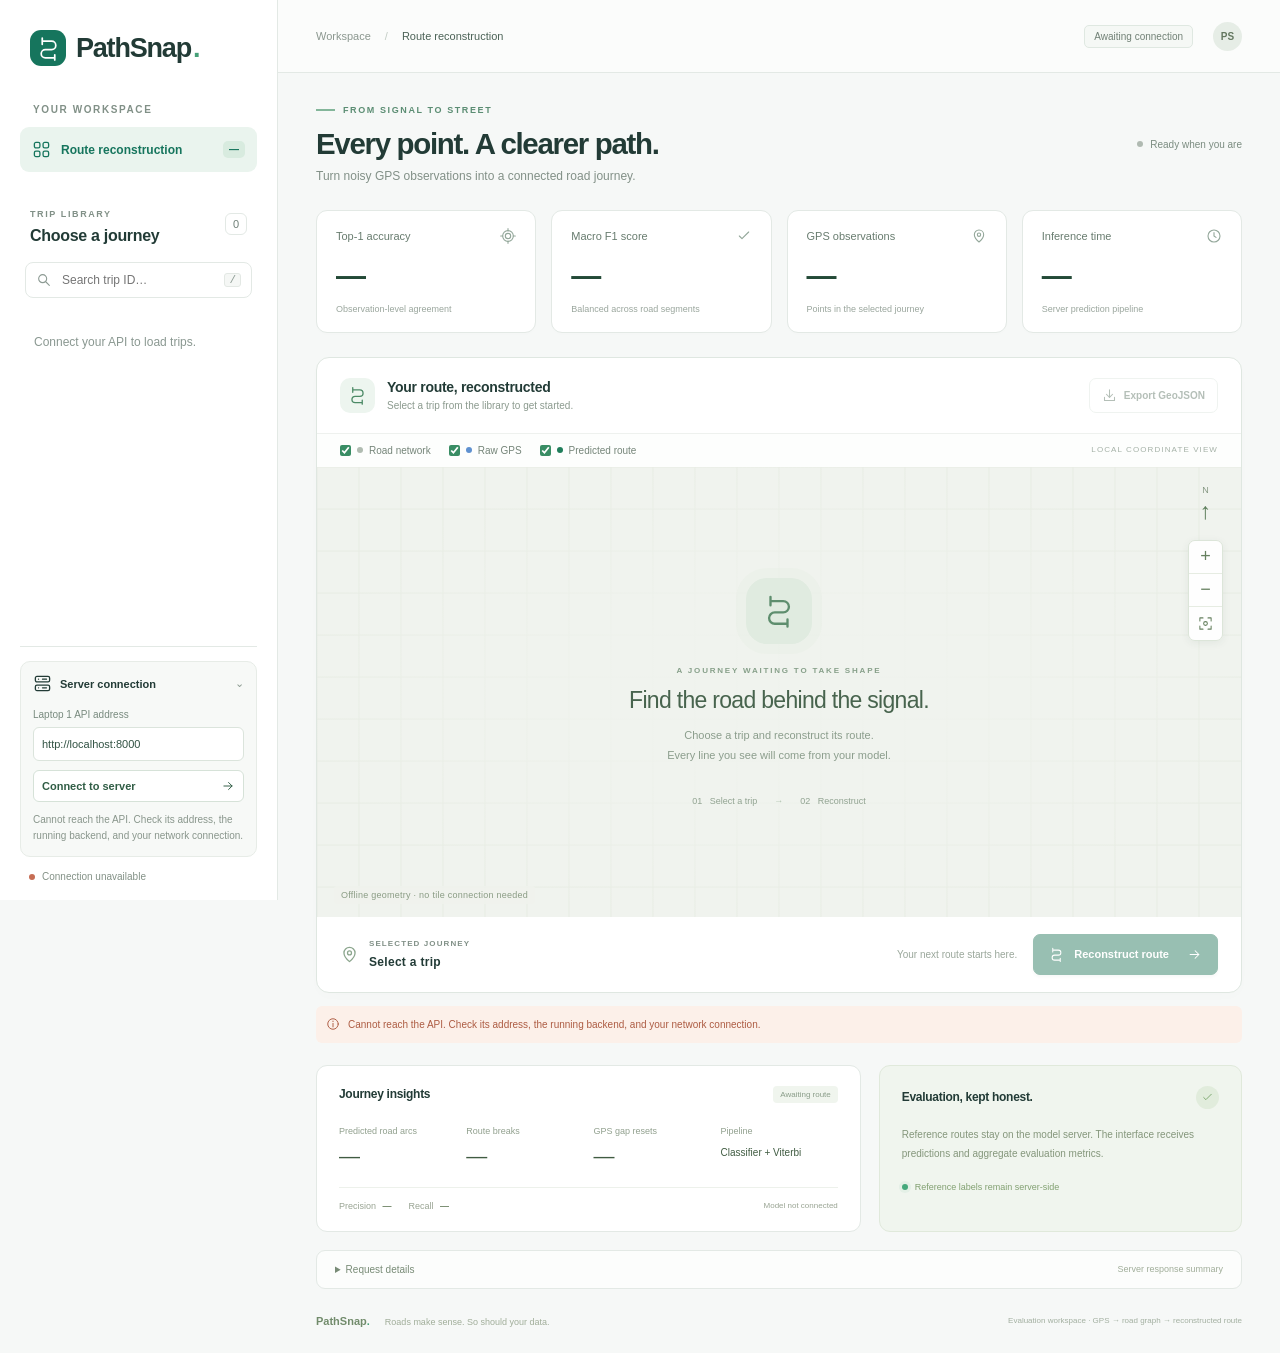
<file: ui/index.html>
<!doctype html>
<html lang="en"><head><meta charset="utf-8"><meta name="viewport" content="width=device-width,initial-scale=1"><meta name="theme-color" content="#f6f8f7"><title>PathSnap — Route workspace</title><link rel="icon" href="favicon.svg" type="image/svg+xml"><link rel="stylesheet" href="styles.css"><script src="app.js" defer></script></head>
<body><svg class="icon-library" aria-hidden="true"><defs>
<symbol id="i-route" viewBox="0 0 24 24"><path d="M6 5h9a4 4 0 0 1 0 8H9a4 4 0 0 0 0 8h9M6 2v6m12 10v5"/></symbol>
<symbol id="i-grid" viewBox="0 0 24 24"><rect x="3" y="3" width="7" height="7" rx="2"/><rect x="14" y="3" width="7" height="7" rx="2"/><rect x="3" y="14" width="7" height="7" rx="2"/><rect x="14" y="14" width="7" height="7" rx="2"/></symbol>
<symbol id="i-arrow" viewBox="0 0 24 24"><path d="M5 12h14m-6-6 6 6-6 6"/></symbol>
<symbol id="i-pin" viewBox="0 0 24 24"><path d="M19 10c0 5-7 11-7 11S5 15 5 10a7 7 0 1 1 14 0Z"/><circle cx="12" cy="10" r="2.5"/></symbol>
<symbol id="i-check" viewBox="0 0 24 24"><path d="m5 12 4 4L19 6"/></symbol>
<symbol id="i-clock" viewBox="0 0 24 24"><circle cx="12" cy="12" r="9"/><path d="M12 7v5l3 2"/></symbol>
<symbol id="i-target" viewBox="0 0 24 24"><circle cx="12" cy="12" r="8"/><circle cx="12" cy="12" r="4"/><path d="M12 1v3m0 16v3M1 12h3m16 0h3"/></symbol>
<symbol id="i-download" viewBox="0 0 24 24"><path d="M12 3v12m-5-5 5 5 5-5M4 15v5h16v-5"/></symbol>
<symbol id="i-fit" viewBox="0 0 24 24"><path d="M8 3H3v5m13-5h5v5M3 16v5h5m13-5v5h-5"/><circle cx="12" cy="12" r="3"/></symbol>
<symbol id="i-search" viewBox="0 0 24 24"><circle cx="10" cy="10" r="6"/><path d="m15 15 5 5"/></symbol>
<symbol id="i-info" viewBox="0 0 24 24"><circle cx="12" cy="12" r="9"/><path d="M12 11v6m0-10v1"/></symbol>
<symbol id="i-server" viewBox="0 0 24 24"><rect x="3" y="3" width="18" height="7" rx="2"/><rect x="3" y="14" width="18" height="7" rx="2"/><path d="M7 6.5h.01M7 17.5h.01m5-11h5m-5 11h5"/></symbol>
</defs></svg>
<div class="app-shell"><aside class="sidebar">
<a class="brand" href="./" aria-label="PathSnap home"><span class="brand-icon"><svg class="icon"><use href="#i-route"/></svg></span>PathSnap<span class="brand-dot">.</span></a>
<div class="workspace-label">YOUR WORKSPACE</div><div class="nav-current"><svg class="icon"><use href="#i-grid"/></svg>Route reconstruction<span id="nav-count">—</span></div>
<div class="sidebar-heading"><div><span class="eyebrow">TRIP LIBRARY</span><h2>Choose a journey</h2></div><span class="count-badge" id="trip-count">0</span></div>
<label class="search-box"><svg class="icon"><use href="#i-search"/></svg><input id="search" type="search" placeholder="Search trip ID…" aria-label="Search trips"><kbd>/</kbd></label>
<div class="trip-list" id="trip-list" role="group" aria-label="Available evaluation trips"><p class="list-placeholder">Connect your API to load trips.</p></div>
<div class="sidebar-bottom"><details class="connection-panel" open><summary><svg class="icon"><use href="#i-server"/></svg>Server connection <span>⌄</span></summary><label for="api">Laptop 1 API address</label><input id="api" type="url" spellcheck="false" placeholder="http://192.168.1.10:8000"><button id="connect">Connect to server<svg class="icon"><use href="#i-arrow"/></svg></button><p id="connection-message">Use localhost when both apps run on this laptop.</p></details><div class="server-status"><span class="status-dot" id="server-dot"></span><span id="server-label">Not connected</span><a id="docs" target="_blank" rel="noopener" hidden>API ↗</a></div></div></aside>
<div class="workspace"><header class="topbar"><div class="breadcrumb">Workspace<span>/</span><strong>Route reconstruction</strong></div><div class="topbar-right"><span class="environment" id="mode">Awaiting connection</span><span class="avatar">PS</span></div></header>
<main><section class="page-heading"><div><div class="eyebrow"><span class="tiny-line"></span>FROM SIGNAL TO STREET</div><h1>Every point. A clearer path.</h1><p>Turn noisy GPS observations into a connected road journey.</p></div><div class="session-tag"><span class="status-dot" id="session-dot"></span><span id="session-label">Ready when you are</span></div></section>
<section class="metrics" aria-label="Route evaluation metrics">
<article class="metric-card"><div class="metric-top">Top-1 accuracy<svg class="icon"><use href="#i-target"/></svg></div><div class="metric-number" id="accuracy">—</div><div class="metric-foot">Observation-level agreement</div></article>
<article class="metric-card"><div class="metric-top">Macro F1 score<svg class="icon"><use href="#i-check"/></svg></div><div class="metric-number" id="f1">—</div><div class="metric-foot">Balanced across road segments</div></article>
<article class="metric-card"><div class="metric-top">GPS observations<svg class="icon"><use href="#i-pin"/></svg></div><div class="metric-number" id="count">—</div><div class="metric-foot" id="observation-foot">Points in the selected journey</div></article>
<article class="metric-card"><div class="metric-top">Inference time<svg class="icon"><use href="#i-clock"/></svg></div><div class="metric-number" id="latency">—</div><div class="metric-foot">Server prediction pipeline</div></article></section>
<section class="route-card" aria-labelledby="route-title"><div class="route-card-header"><div class="route-title-group"><span class="route-icon"><svg class="icon"><use href="#i-route"/></svg></span><div><h2 id="route-title">Your route, reconstructed</h2><p id="route-subtitle">Select a trip from the library to get started.</p></div></div><button class="secondary-button" id="export" disabled><svg class="icon"><use href="#i-download"/></svg><span>Export GeoJSON</span></button></div>
<div class="map-toolbar"><div class="layer-controls" role="group" aria-label="Visible map layers"><label><input type="checkbox" id="layer-road" checked><i class="swatch road"></i>Road network</label><label><input type="checkbox" id="layer-gps" checked><i class="swatch gps"></i>Raw GPS</label><label><input type="checkbox" id="layer-route" checked><i class="swatch route"></i>Predicted route</label></div><span class="map-type">LOCAL COORDINATE VIEW</span></div>
<div class="map-stage" id="map-stage"><canvas id="map" tabindex="0" aria-label="Interactive route map. Drag to pan, scroll or use buttons to zoom, double-click to fit."></canvas>
<div class="map-empty" id="map-empty"><span class="empty-mark"><svg class="icon"><use href="#i-route"/></svg></span><span class="empty-kicker">A JOURNEY WAITING TO TAKE SHAPE</span><h3>Find the road behind the signal.</h3><p>Choose a trip and reconstruct its route.<br>Every line you see will come from your model.</p><span class="empty-step">01 &nbsp; Select a trip <span>→</span> 02 &nbsp; Reconstruct</span></div>
<div class="map-loading" id="map-loading" hidden><div class="spinner"></div><h3>Finding the way forward</h3><p>Matching GPS points and decoding the road sequence…</p><span id="elapsed">0.0s elapsed</span></div>
<div class="map-trip-badge" id="map-trip-badge" hidden><span class="status-dot online"></span><span id="map-trip-label"></span></div>
<div class="map-tools"><span class="north-marker">N<span>↑</span></span><div class="zoom-buttons"><button id="zoom-in" aria-label="Zoom in">+</button><button id="zoom-out" aria-label="Zoom out">−</button><button id="fit" aria-label="Fit route"><svg class="icon"><use href="#i-fit"/></svg></button></div></div><div class="map-coordinate" id="coordinates">Offline geometry · no tile connection needed</div><div class="map-scale" id="map-scale" hidden><span id="scale-label"></span><i></i></div></div>
<div class="route-action-bar"><div class="selected-trip"><svg class="icon"><use href="#i-pin"/></svg><div><span class="eyebrow">SELECTED JOURNEY</span><strong id="selected-trip">Select a trip</strong></div></div><div class="action-right"><span id="run-hint">Your next route starts here.</span><button class="primary-button" id="run" disabled><svg class="icon"><use href="#i-route"/></svg><span id="run-text">Reconstruct route</span><svg class="icon"><use href="#i-arrow"/></svg></button></div></div></section>
<div class="status-message" id="status" role="status" aria-live="polite"><svg class="icon"><use href="#i-info"/></svg><span id="status-text">Connect to the model server to load available evaluation trips.</span></div>
<section class="detail-grid"><article class="detail-card"><div class="section-heading"><h2>Journey insights</h2><span class="text-badge" id="insights-badge">Awaiting route</span></div><div class="insight-grid"><div><span>Predicted road arcs</span><strong id="arc-count">—</strong></div><div><span>Route breaks</span><strong id="break-count">—</strong></div><div><span>GPS gap resets</span><strong id="gap-count">—</strong></div><div><span>Pipeline</span><strong class="text-value">Classifier + Viterbi</strong></div></div><div class="quality-row"><span>Precision <strong id="precision">—</strong></span><span>Recall <strong id="recall">—</strong></span><span id="model-name">Model not connected</span></div></article>
<article class="detail-card evaluation-card"><div class="section-heading"><h2>Evaluation, kept honest.</h2><span class="privacy-icon"><svg class="icon"><use href="#i-check"/></svg></span></div><p id="evaluation-note">Reference routes stay on the model server. The interface receives predictions and aggregate evaluation metrics.</p><div class="evaluation-footer"><span class="status-dot online"></span>Reference labels remain server-side</div></article></section>
<details class="response-panel"><summary>Request details<span>Server response summary</span></summary><pre id="response">Run a reconstruction to inspect its request and response summary.</pre><button class="secondary-button" id="download-json" disabled><svg class="icon"><use href="#i-download"/></svg>Download result JSON</button></details>
<footer><span>PathSnap<span class="brand-dot">.</span> <span class="footer-note">Roads make sense. So should your data.</span></span><span id="footer-mode">Evaluation workspace · GPS → road graph → reconstructed route</span></footer>
</main></div></div></body></html>
</file>
<file: ui/styles.css>
:root{font-family:"Segoe UI",Arial,sans-serif;color:#223b36;background:#f6f8f7;font-synthesis:none;--green:#16755d;--border:#e3e9e5;--muted:#819087}*{box-sizing:border-box}body{margin:0}button,input{font:inherit}button{cursor:pointer;transition:background .18s,box-shadow .18s}button:disabled{cursor:not-allowed;opacity:.45}button:focus-visible,a:focus-visible,input:focus-visible,summary:focus-visible,canvas:focus-visible{outline:3px solid #86bfa5;outline-offset:3px}a{color:inherit;text-decoration:none}[hidden]{display:none!important}.icon-library{position:absolute;width:0;height:0;overflow:hidden}.icon{width:19px;height:19px;fill:none;stroke:currentColor;stroke-width:1.65;stroke-linecap:round;stroke-linejoin:round;flex-shrink:0}.app-shell{display:flex;min-height:100vh}.sidebar{width:278px;background:#fff;border-right:1px solid var(--border);padding:30px 20px 18px;position:fixed;inset:0 auto 0 0;display:flex;flex-direction:column;z-index:3}.brand{display:flex;align-items:center;gap:10px;font-size:27px;letter-spacing:-1.2px;font-weight:750;padding:0 10px;margin-bottom:38px}.brand-icon{height:36px;width:36px;border-radius:11px;background:var(--green);display:grid;place-items:center;color:#fff}.brand-icon .icon{width:25px;height:25px}.brand-dot{color:#46a078;margin-left:-8px}.workspace-label,.eyebrow{font-size:10px;font-weight:700;letter-spacing:1.6px;color:var(--muted)}.workspace-label{padding:0 13px;margin-bottom:12px}.nav-current{display:flex;align-items:center;gap:10px;font-size:12px;font-weight:650;background:#eaf4ee;color:var(--green);border-radius:9px;padding:13px 12px}.nav-current>span{margin-left:auto;font-size:10px;background:#d8ebdf;border-radius:5px;padding:3px 6px}.sidebar-heading{margin-top:31px;display:flex;align-items:center;justify-content:space-between;padding:0 10px}.sidebar-heading .eyebrow{font-size:9px}.sidebar-heading h2{font-size:16px;margin:6px 0 0}.count-badge{border:1px solid var(--border);padding:4px 7px;font-size:11px;border-radius:6px;color:#708078}.search-box{margin:17px 5px 12px;border:1px solid var(--border);border-radius:8px;display:flex;align-items:center;gap:8px;padding:9px 10px;color:#8d9b94}.search-box input{width:100%;min-width:0;border:0;background:transparent;font-size:12px;color:#345442}.search-box .icon{width:16px;height:16px}kbd{background:#f5f7f5;border:1px solid #e3e8e4;padding:0 4px;border-radius:3px;font-size:11px}.trip-list{overflow:auto;min-height:90px;flex:1;padding:0 4px;scrollbar-width:thin;scrollbar-color:#dce4de transparent}.trip-button{border:1px solid transparent;background:transparent;width:100%;display:flex;align-items:center;text-align:left;gap:11px;border-radius:9px;padding:10px;margin:3px 0;color:#65776d}.trip-button:hover{background:#f6f8f6}.trip-button.active{border-color:#c7e0d0;background:#f0f7f2;color:#175d48}.trip-symbol{background:#f2f5f2;width:31px;height:31px;display:grid;place-items:center;border-radius:8px}.trip-button.active .trip-symbol{background:#deeee2}.trip-symbol .icon{width:16px;height:16px}.trip-meta strong{font-size:12px;font-weight:650;display:block;letter-spacing:.4px}.trip-meta small{display:block;font-size:10px;margin-top:3px;color:#8a9891}.trip-state{margin-left:auto;font-size:13px;color:var(--green)}.list-placeholder{font-size:12px;line-height:1.7;color:#8a9891;padding:10px}.sidebar-bottom{padding-top:14px;border-top:1px solid var(--border);margin-top:15px}.connection-panel{background:#f7f9f7;border:1px solid #e7ece7;border-radius:10px;padding:12px}.connection-panel summary{list-style:none;display:flex;gap:8px;align-items:center;font-size:11px;font-weight:650;cursor:pointer}.connection-panel summary::-webkit-details-marker{display:none}.connection-panel summary span{margin-left:auto;color:#8d9b92}.connection-panel label{display:block;margin:16px 0 7px;font-size:10px;color:#788a7e}.connection-panel input{border:1px solid #dbe4dc;border-radius:6px;width:100%;font-size:11px;padding:10px 8px;background:white;color:#315243}.connection-panel button{width:100%;margin-top:9px;background:#fff;border:1px solid #d6e2d8;color:#305d45;border-radius:6px;padding:8px;font-size:11px;font-weight:650;display:flex;justify-content:space-between;align-items:center}.connection-panel button .icon{width:14px;height:14px}.connection-panel button:hover{background:#e9f2eb}.connection-panel p{font-size:10px;line-height:1.6;color:#89968c;margin-bottom:0}.server-status{display:flex;align-items:center;gap:7px;font-size:10px;padding:14px 9px 0;color:#839186}.server-status a{margin-left:auto;color:var(--green)}.status-dot{height:6px;width:6px;background:#b0bab2;border-radius:50%;display:inline-block;flex-shrink:0}.status-dot.online{background:#45a97c;box-shadow:0 0 0 3px #45a97c12}.status-dot.error{background:#c66d54}.workspace{margin-left:278px;width:calc(100% - 278px)}.topbar{height:73px;border-bottom:1px solid var(--border);padding:0 38px;display:flex;align-items:center;justify-content:space-between;background:#fbfcfb}.breadcrumb{display:flex;gap:14px;font-size:11px;color:#8b978f}.breadcrumb strong{color:#4b6256;font-weight:500}.breadcrumb>span{color:#c2ccc4}.topbar-right{display:flex;align-items:center;gap:20px}.environment{font-size:10px;border:1px solid #dfe8e1;border-radius:5px;padding:5px 9px;color:#718176;background:#f5f8f5}.avatar{font-size:10px;font-weight:650;background:#e6ede6;color:#63775f;width:29px;height:29px;border-radius:50%;display:grid;place-items:center}main{max-width:1560px;margin:auto;padding:32px 38px 0}.page-heading{display:flex;align-items:center;justify-content:space-between;gap:20px;margin-bottom:27px}.page-heading .eyebrow{font-size:9px;display:flex;align-items:center;gap:8px;color:#5b8d73}.tiny-line{width:19px;height:2px;background:#83b69a}.page-heading h1{font-size:clamp(25px,2.3vw,34px);letter-spacing:-1.3px;font-weight:600;margin:11px 0 8px;line-height:1.2}.page-heading p{font-size:12px;color:#829087;margin:0}.session-tag{display:flex;align-items:center;gap:7px;font-size:10px;white-space:nowrap;color:#7b8c80}.metrics{display:grid;grid-template-columns:repeat(4,minmax(0,1fr));gap:15px;margin-bottom:24px}.metric-card{background:#fff;border:1px solid var(--border);border-radius:11px;padding:17px 19px 15px;box-shadow:0 2px 3px #213d2b02}.metric-top{display:flex;align-items:center;justify-content:space-between;gap:8px;font-size:11px;color:#687c6f}.metric-top .icon{color:#93a79a;width:16px;height:16px}.metric-number{font-size:30px;line-height:1.3;letter-spacing:-1.2px;margin:12px 0 8px;color:#234a37;font-weight:600;font-variant-numeric:tabular-nums}.metric-foot{font-size:9px;color:#9aa69d;line-height:1.5}.route-card{border:1px solid #dfe7e1;background:#fff;border-radius:13px;overflow:hidden;box-shadow:0 4px 12px #274a3203}.route-card-header{padding:20px 23px;display:flex;justify-content:space-between;align-items:center;gap:15px}.route-title-group{display:flex;align-items:center;gap:12px}.route-icon{width:35px;height:35px;border-radius:10px;display:grid;place-items:center;background:#edf5ef;color:#4c8a66}h2{font-size:14px;font-weight:600;letter-spacing:-.3px;margin:0}.route-title-group p{font-size:10px;color:#8b9a8e;margin:5px 0 0}.secondary-button{display:inline-flex;align-items:center;gap:7px;background:#fff;border:1px solid #dde6df;border-radius:7px;padding:9px 12px;color:#5b7262;font-size:10px;font-weight:600}.secondary-button:hover:not(:disabled){background:#f1f6f2;border-color:#bed5c5}.secondary-button .icon{width:15px;height:15px}.map-toolbar{border-top:1px solid #eef1ee;background:#fdfefd;padding:11px 23px;display:flex;justify-content:space-between;gap:10px}.layer-controls{display:flex;gap:18px;flex-wrap:wrap}.layer-controls label{display:flex;align-items:center;gap:6px;cursor:pointer;font-size:10px;color:#758579}.layer-controls input{width:11px;height:11px;accent-color:#398d64;margin:0}.swatch{width:6px;height:6px;border-radius:50%;display:inline-block}.swatch.road{background:#b0bcb1}.swatch.gps{background:#5f91d0}.swatch.route{background:#207e5b}.map-type{font-size:8px;letter-spacing:1.1px;color:#a5b1a7;white-space:nowrap}.map-stage{height:450px;position:relative;background:#f0f3ee;isolation:isolate}#map{width:100%;height:100%;display:block;touch-action:none;cursor:grab}#map:active{cursor:grabbing}.map-empty{position:absolute;inset:0;display:flex;flex-direction:column;align-items:center;justify-content:center;text-align:center;padding:30px;pointer-events:none;background:radial-gradient(ellipse at center,#f0f3eed9 25%,#f0f3ee00 75%)}.empty-mark{width:66px;height:66px;border-radius:21px;background:#e0ebe0;display:grid;place-items:center;color:#5e8e6e;margin-bottom:22px;box-shadow:0 0 0 10px #e5ede361}.empty-mark .icon{width:34px;height:34px}.empty-kicker{font-size:8px;letter-spacing:1.8px;color:#87a08a;font-weight:650}.map-empty h3{font-weight:500;font-size:23px;letter-spacing:-.7px;color:#48644e;margin:12px 0}.map-empty p{font-size:11px;color:#8b9d8c;line-height:1.8;margin:0}.empty-step{font-size:9px;color:#91a391;margin-top:30px;display:flex;gap:17px}.empty-step>span{color:#abc0ab}.map-tools{position:absolute;right:18px;top:18px;display:flex;flex-direction:column;align-items:center;gap:15px}.north-marker{font-size:9px;color:#859782;display:flex;flex-direction:column;align-items:center;gap:3px}.north-marker>span{font-size:23px;color:#5c7e5b}.zoom-buttons{display:flex;flex-direction:column;box-shadow:0 2px 9px #2d4a3612;border-radius:7px;overflow:hidden;border:1px solid #dce5d9}.zoom-buttons button{width:33px;height:33px;background:#fffffff2;color:#66805f;border:0;border-bottom:1px solid #e6ece2;font-size:18px;display:grid;place-items:center}.zoom-buttons button:last-child{border:0}.zoom-buttons button:hover{background:#eaf2e7}.zoom-buttons .icon{width:15px;height:15px}.map-coordinate{position:absolute;left:17px;bottom:13px;font-size:9px;letter-spacing:.25px;color:#8a9c84;background:#f0f3eecc;padding:4px 7px;border-radius:3px}.map-scale{position:absolute;right:18px;bottom:16px;min-width:30px;text-align:center;color:#778c71;font-size:8px}.map-scale i{height:5px;display:block;border:1px solid #8ca086;border-top:0;margin-top:3px}.map-trip-badge{position:absolute;left:18px;top:18px;background:#fffffff0;border:1px solid #dce6da;border-radius:6px;padding:8px 10px;display:flex;align-items:center;gap:8px;font-size:10px;color:#55744f;box-shadow:0 2px 7px #244b2908}.map-loading{position:absolute;inset:0;background:#f1f5efed;backdrop-filter:blur(3px);display:flex;flex-direction:column;justify-content:center;align-items:center;text-align:center;z-index:2;padding:20px}.spinner{width:32px;height:32px;border:2px solid #d8e7d6;border-top-color:#32825a;border-radius:50%;animation:spin .9s linear infinite}.map-loading h3{font-size:18px;font-weight:500;margin:22px 0 8px}.map-loading p{font-size:11px;color:#84957d;line-height:1.6}.map-loading>span{font-size:10px;color:#87a184;margin-top:12px;font-variant-numeric:tabular-nums}@keyframes spin{to{transform:rotate(360deg)}}.route-action-bar{padding:17px 23px;display:flex;justify-content:space-between;align-items:center;gap:18px}.selected-trip{display:flex;gap:10px;align-items:center}.selected-trip>.icon{color:#8ca68e}.selected-trip .eyebrow{font-size:8px;letter-spacing:1.1px;display:block;margin-bottom:4px}.selected-trip strong{font-size:12px;font-weight:600;letter-spacing:.3px}.action-right{display:flex;align-items:center;gap:16px}.action-right>span{font-size:10px;color:#9aa79b}.primary-button{background:#1c7154;color:#fff;border:1px solid #1c7154;border-radius:7px;display:flex;align-items:center;gap:10px;padding:12px 15px;font-size:11px;font-weight:600;box-shadow:0 2px 3px #27573715}.primary-button:hover:not(:disabled){background:#125b42;box-shadow:0 4px 10px #1c715429}.primary-button .icon{width:15px;height:15px}.primary-button .icon:last-child{margin-left:8px}.status-message{display:flex;gap:8px;align-items:flex-start;font-size:10px;color:#879589;line-height:1.7;margin:13px 2px 22px}.status-message .icon{width:14px;height:14px;margin-top:1px}.status-message.error{color:#ad5c43;background:#fcf0e9;border-radius:6px;padding:10px;margin-left:0;margin-right:0}.detail-grid{display:grid;grid-template-columns:1.5fr 1fr;gap:18px}.detail-card{background:white;border:1px solid var(--border);border-radius:11px;padding:20px 22px}.section-heading{display:flex;justify-content:space-between;align-items:center;gap:10px}.section-heading h2{font-size:12px}.text-badge{font-size:8px;color:#8a9d89;background:#f0f5ee;padding:4px 7px;border-radius:4px}.insight-grid{display:grid;grid-template-columns:repeat(4,1fr);gap:10px;margin-top:23px}.insight-grid>div>span{display:block;font-size:9px;color:#91a08e}.insight-grid strong{font-size:21px;display:block;letter-spacing:-.5px;color:#405c42;margin-top:8px;font-weight:500}.insight-grid strong.text-value{font-size:10px;letter-spacing:0;line-height:1.8}.quality-row{display:flex;gap:17px;align-items:center;border-top:1px solid #edf1eb;margin-top:19px;padding-top:13px;font-size:9px;color:#99a493;flex-wrap:wrap}.quality-row strong{margin-left:4px;font-weight:600;color:#74896b}.quality-row>span:last-child{margin-left:auto;font-size:8px}.evaluation-card{background:#f0f5ee;border-color:#e0e9db}.privacy-icon{background:#e1ecdc;color:#74a266;border-radius:50%;width:23px;height:23px;display:grid;place-items:center}.privacy-icon .icon{width:13px;height:13px}.evaluation-card p{font-size:10px;line-height:1.9;color:#84967b;margin:16px 0 19px}.evaluation-footer{display:flex;align-items:center;gap:7px;color:#81a071;font-size:9px}.response-panel{margin-top:18px;border:1px solid var(--border);border-radius:9px;background:#ffffffb3;padding:13px 18px}.response-panel summary{font-size:10px;color:#788b76;cursor:pointer}.response-panel summary span{float:right;color:#a0ad99;font-size:9px}.response-panel pre{font-family:Consolas,monospace;font-size:10px;line-height:1.7;color:#627b5c;max-height:220px;overflow:auto;white-space:pre-wrap;overflow-wrap:anywhere}.response-panel button{margin-top:5px}footer{padding:26px 0;display:flex;justify-content:space-between;gap:20px;font-size:9px;color:#a2afa0}footer>span:first-child{font-weight:650;color:#718b6b;font-size:11px}footer .brand-dot{margin:0}.footer-note{font-weight:400;color:#a0ad99;font-size:9px;margin-left:12px}footer>span:last-child{font-size:8px;align-self:center}@media(min-width:1550px){.map-stage{height:520px}main{padding-top:40px}}@media(max-width:1150px){.sidebar{width:240px;padding-left:14px;padding-right:14px}.workspace{margin-left:240px;width:calc(100% - 240px)}main{padding:25px 24px 0}.topbar{padding:0 24px}.metric-card{padding:15px 14px}.map-type,.session-tag,.action-right>span,.footer-note{display:none}.detail-grid{grid-template-columns:1fr}}@media(max-width:800px){.app-shell{display:block}.sidebar{position:relative;width:auto;inset:auto;border-right:0;border-bottom:1px solid var(--border);padding:18px 20px;display:grid;grid-template-columns:1fr 1fr;gap:0 20px}.brand{margin:0 0 17px;font-size:24px;padding:0}.brand-icon{width:31px;height:31px;border-radius:9px}.workspace-label,.nav-current{display:none}.sidebar-heading{margin:0;padding:0;align-self:start;justify-self:end;gap:14px}.sidebar-heading h2{font-size:13px}.sidebar-heading .eyebrow{font-size:8px}.search-box{grid-column:1/-1;margin:0 0 10px}.trip-list{grid-column:1/-1;display:flex;gap:6px;overflow:auto;min-height:0;max-height:76px;padding:0 0 5px}.trip-button{min-width:134px;width:auto;padding:8px;gap:8px}.trip-symbol{width:26px;height:26px}.trip-meta strong{font-size:11px}.trip-meta small{font-size:9px}.trip-state{display:none}.sidebar-bottom{grid-column:1/-1;margin:8px 0 0;padding:0;border:0}.connection-panel{padding:10px 12px}.connection-panel[open]{display:grid;grid-template-columns:1fr auto;gap:0 10px}.connection-panel summary{grid-column:1/-1}.connection-panel label{grid-column:1/-1;margin-top:12px}.connection-panel button{margin:0;width:auto}.connection-panel button .icon{margin-left:12px}.connection-panel p{grid-column:1/-1}.server-status{padding-top:9px}.workspace{width:auto;margin-left:0}.topbar{height:53px;padding:0 20px}.topbar-right{gap:10px}.environment{font-size:8px;padding:4px 6px}.avatar{display:none}.breadcrumb{font-size:9px;gap:8px}main{padding:25px 20px 0}.page-heading h1{font-size:28px}.page-heading p{font-size:11px}.metrics{grid-template-columns:repeat(2,1fr);gap:10px;margin-bottom:18px}.metric-card{padding:14px 15px}.metric-number{font-size:29px;margin:10px 0 5px}.route-card-header{padding:16px}.route-title-group{gap:9px}.route-title-group h2{font-size:12px}.route-title-group p{font-size:9px}.route-card-header .secondary-button{padding:8px}.route-card-header .secondary-button>span{display:none}.map-toolbar{padding:10px 14px}.layer-controls{gap:12px}.layer-controls label{font-size:9px}.map-stage{height:370px}.map-empty h3{font-size:19px}.map-empty p{font-size:10px}.empty-kicker{font-size:7px}.empty-step{font-size:8px;gap:9px}.route-action-bar{padding:14px}.selected-trip .eyebrow{font-size:7px}.selected-trip strong{font-size:11px}.primary-button{padding:11px;font-size:10px;gap:6px}.primary-button .icon:last-child{display:none}.map-coordinate{font-size:8px;left:9px;bottom:9px;max-width:75%}.map-scale{right:12px;bottom:15px}.detail-card{padding:18px}.insight-grid>div>span{font-size:8px}.insight-grid strong.text-value{font-size:9px}.response-panel summary span{display:none}footer>span:last-child{max-width:50%;text-align:right;line-height:1.6}}@media(prefers-reduced-motion:reduce){*,*::before,*::after{animation:none!important;transition:none!important}}
</file>
